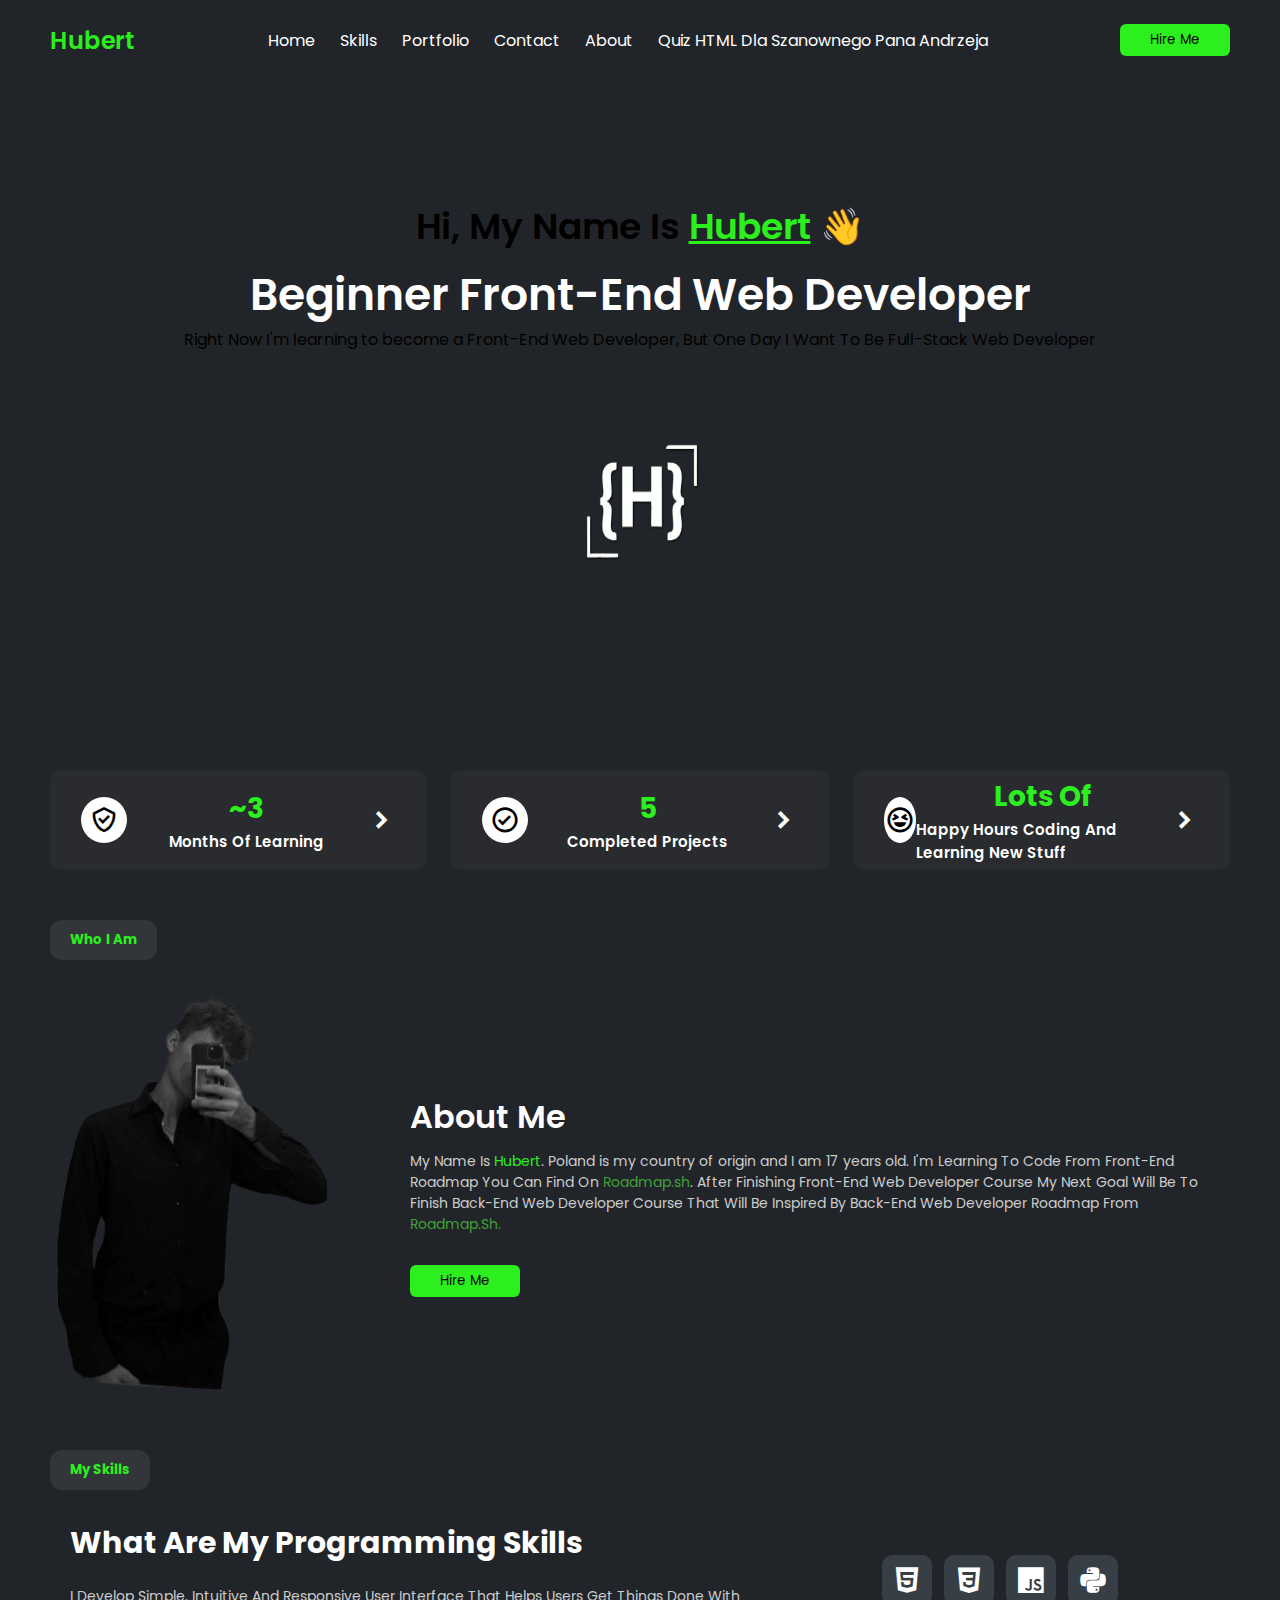
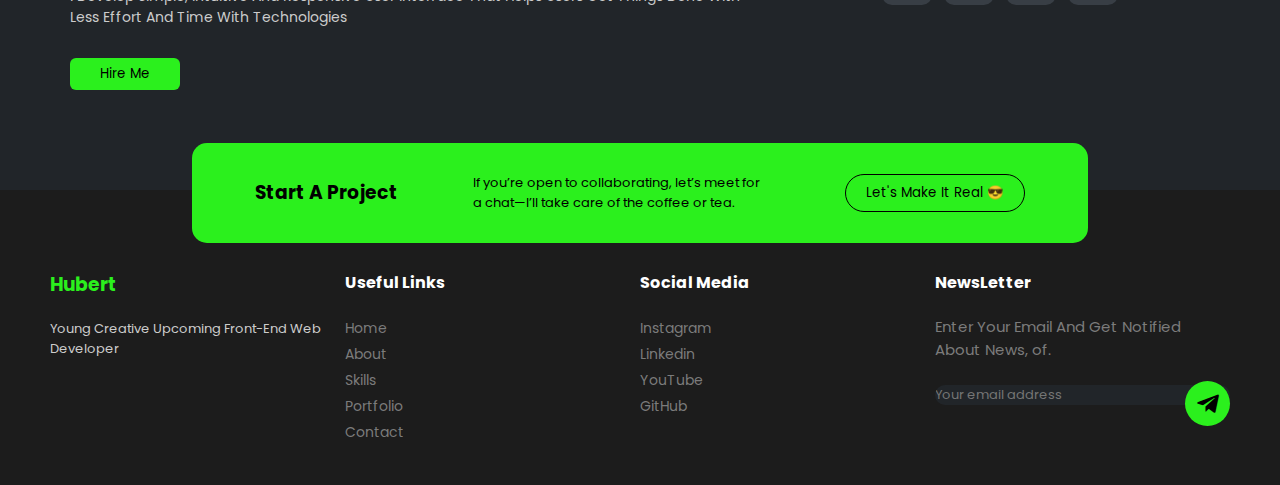
<file: index.html>
<!DOCTYPE html>
<html lang="en">
  <head>
    <meta charset="UTF-8" />
    <meta name="viewport" content="width=device-width, initial-scale=1.0" />
    <link rel="stylesheet" href="styles.css" />
    <link
      href="https://unpkg.com/boxicons@2.1.4/css/boxicons.min.css"
      rel="stylesheet"
    />
    <title>Dev Site</title>
  </head>
  <body>
    <div class="navbar">
      <h2>Hubert</h2>
      <ul>
        <li><a href="#">Home</a></li>
        <li><a href="#">Skills</a></li>
        <li><a href="#">Portfolio</a></li>
        <li><a href="#">Contact</a></li>
        <li><a href="#">About</a></li>
        <li id="quiz">
          <a href="/quiz/index.html" target="_blank"
            >Quiz HTML Dla Szanownego Pana Andrzeja</a
          >
        </li>
      </ul>
      <button class="hire-btn">Hire Me</button>
    </div>

    <div class="main">
      <h4>Hi, My Name Is <span>Hubert</span> 👋</h4>
      <p class="title">Beginner Front-End Web Developer</p>
      <p class="subtitle">
        Right Now I'm learning to become a Front-End Web Developer, But One Day
        I Want To Be Full-Stack Web Developer
      </p>
      <img src="logov2.png" />
    </div>

    <div class="guarantee">
      <div class="item">
        <div class="icon">
          <i class="bx bx-check-shield"></i>
        </div>
        <div class="info">
          <h3>~3</h3>
          <p>Months Of Learning</p>
        </div>
        <i class="bx bxs-chevron-right"></i>
      </div>
      <div class="item">
        <div class="icon">
          <i class="bx bx-check-circle"></i>
        </div>
        <div class="info">
          <h3>5</h3>
          <p>Completed Projects</p>
        </div>
        <i class="bx bxs-chevron-right"></i>
      </div>
      <div class="item">
        <div class="icon">
          <i class="bx bx-laugh"></i>
        </div>
        <div class="info">
          <h3>Lots Of</h3>
          <p>Happy Hours Coding And Learning New Stuff</p>
        </div>
        <i class="bx bxs-chevron-right"></i>
      </div>
    </div>

    <h5 class="separator">Who I Am</h5>

    <div class="about">
      <img src="image.png" />
      <div class="info">
        <h3>About Me</h3>
        <p>
          My Name Is <span>Hubert</span>. Poland is my country of origin and I
          am 17 years old. I'm Learning To Code From Front-End Roadmap You Can
          Find On <a href="https://roadmap.sh/" target="_blank">Roadmap.sh</a>.
          After Finishing Front-End Web Developer Course My Next Goal Will Be To
          Finish Back-End Web Developer Course That Will Be Inspired By Back-End
          Web Developer Roadmap From
          <a href="https://roadmap.sh/" target="_blank">Roadmap.Sh.</a>
        </p>
        <button class="hire-btn">Hire Me</button>
      </div>
    </div>

    <h5 class="separator">My Skills</h5>

    <div class="skills">
      <div class="left">
        <div class="info">
          <h3>What Are My Programming Skills</h3>
          <p>
            I Develop Simple, Intuitive And Responsive User Interface That Helps
            Users Get Things Done With Less Effort And Time With Technologies
          </p>
        </div>
        <button class="hire-btn">Hire Me</button>
      </div>

      <div class="right">
        <div class="item">
          <i class="bx bxl-html5"></i>
        </div>
        <div class="item">
          <i class="bx bxl-css3"></i>
        </div>
        <div class="item">
          <i class="bx bxl-javascript"></i>
        </div>
        <div class="item">
          <i class="bx bxl-python"></i>
        </div>
      </div>
    </div>

    <footer>
      <div class="start">
        <h3>Start A Project</h3>
        <p>
          If you’re open to collaborating, let’s meet for a chat—I’ll take care
          of the coffee or tea.
        </p>
        <button>Let's Make It Real 😎</button>
      </div>

      <div class="cols">
        <div class="about-col">
          <h3>Hubert</h3>
          <p>Young Creative Upcoming Front-End Web Developer</p>
        </div>

        <div class="links-col">
          <h4>Useful Links</h4>
          <a href="#">Home</a>
          <a href="#">About</a>
          <a href="#">Skills</a>
          <a href="#">Portfolio</a>
          <a href="#">Contact</a>
        </div>

        <div class="links-col">
          <h4>Social Media</h4>
          <a href="https://www.instagram.com/hubercikkk7/" target="_blank"
            >Instagram</a
          >
          <a
            href="https://www.linkedin.com/in/hubert-jeziorek-595914340/"
            target="_blank"
            >Linkedin</a
          >
          <a href="#">YouTube</a>
          <a href="#">GitHub</a>
        </div>

        <div class="news-col">
          <h4>NewsLetter</h4>
          <p>Enter Your Email And Get Notified About News, of.</p>

          <form>
            <input type="email" placeholder="Your email address" />
            <button><i class="bx bxl-telegram"></i></button>
          </form>
        </div>
      </div>
    </footer>
  </body>
</html>
</file>
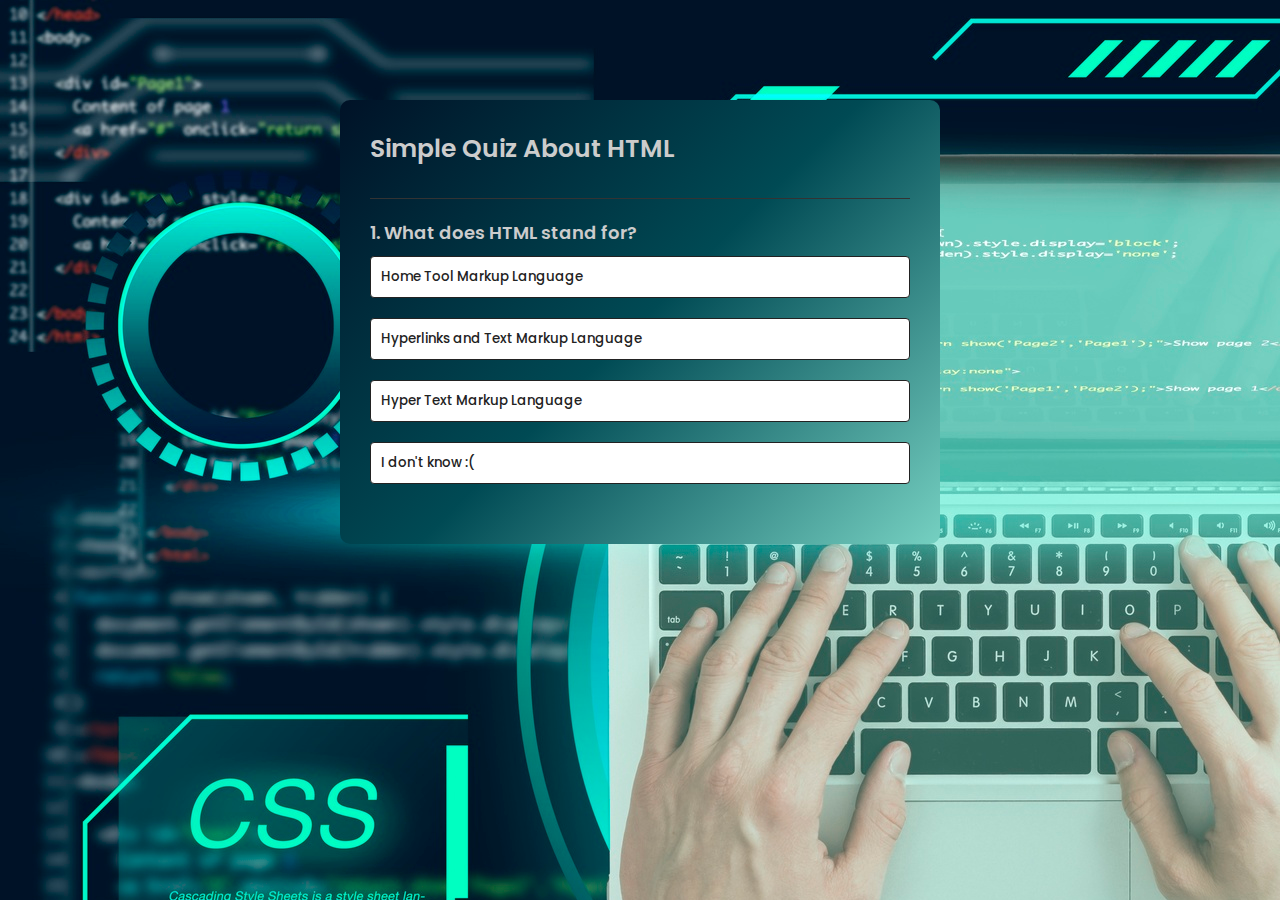
<file: quiz/index.html>
<!DOCTYPE html>
<html lang="en">
  <head>
    <meta charset="UTF-8" />
    <meta name="viewport" content="width=device-width, initial-scale=1.0" />
    <title>Quiz App</title>
    <link rel="stylesheet" href="style.css" />
  </head>
  <body>
    <div class="app">
      <h1>Simple Quiz About HTML</h1>
      <div class="quiz">
        <h2 id="question">Question goes here</h2>
        <div id="answer-buttons">
          <button class="btn">Answer 1</button>
          <button class="btn">Answer 2</button>
          <button class="btn">Answer 3</button>
          <button class="btn">Answer 4</button>
        </div>
        <button id="next-btn">Next</button>
      </div>
    </div>
  </body>
  <script src="app.js"></script>
</html>
</file>
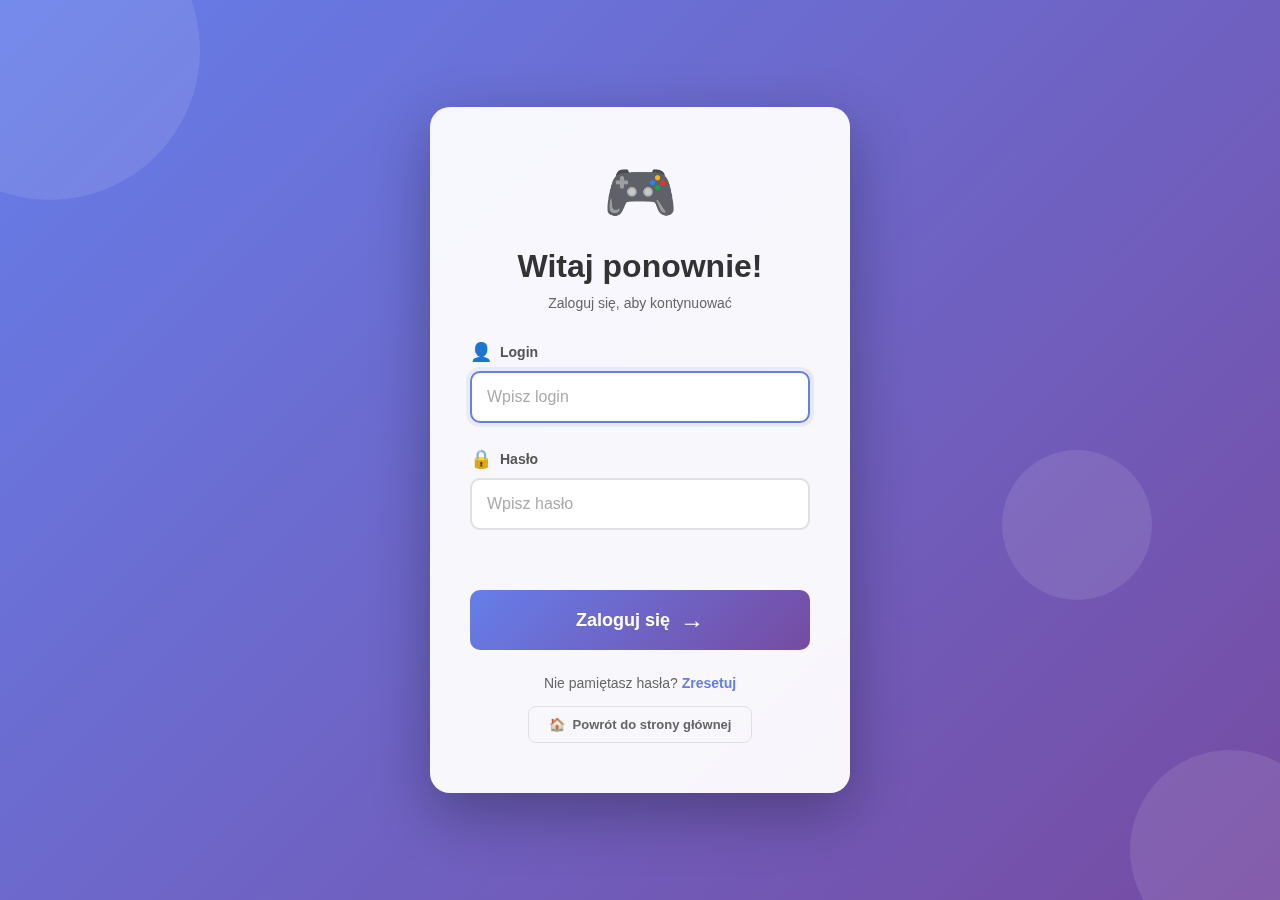
<file: login.html>
<!DOCTYPE html>
<html lang="pl">
  <head>
    <meta charset="UTF-8" />
    <meta name="viewport" content="width=device-width, initial-scale=1.0" />
    <title>Logowanie</title>
    <link rel="stylesheet" href="login.css" />
    <link rel="icon" type="image/x-icon" href="ikona.ico" />
  </head>
  <body>
    <div class="container">
      <div class="login-box">
        <div class="logo">
          <div class="logo-icon">🎮</div>
        </div>
        <h1>Witaj ponownie!</h1>
        <p class="subtitle">Zaloguj się, aby kontynuować</p>

        <form id="loginForm">
          <div class="input-group">
            <label for="username">
              <span class="icon">👤</span>
              Login
            </label>
            <input
              type="text"
              id="username"
              placeholder="Wpisz login"
              required
            />
          </div>

          <div class="input-group">
            <label for="password">
              <span class="icon">🔒</span>
              Hasło
            </label>
            <input
              type="password"
              id="password"
              placeholder="Wpisz hasło"
              required
            />
          </div>

          <p id="error-message" class="error-message"></p>

          <button type="submit" class="login-btn">
            <span>Zaloguj się</span>
            <span class="arrow">→</span>
          </button>
        </form>

        <div class="footer">
          <p>Nie pamiętasz hasła? <a href="#">Zresetuj</a></p>

          <a href="index.html" class="back-home-link">
            <span>🏠</span> Powrót do strony głównej
          </a>
        </div>
      </div>

      <div class="background-shapes">
        <div class="shape shape1"></div>
        <div class="shape shape2"></div>
        <div class="shape shape3"></div>
      </div>
    </div>

    <script src="login.js"></script>
  </body>
</html>
</file>
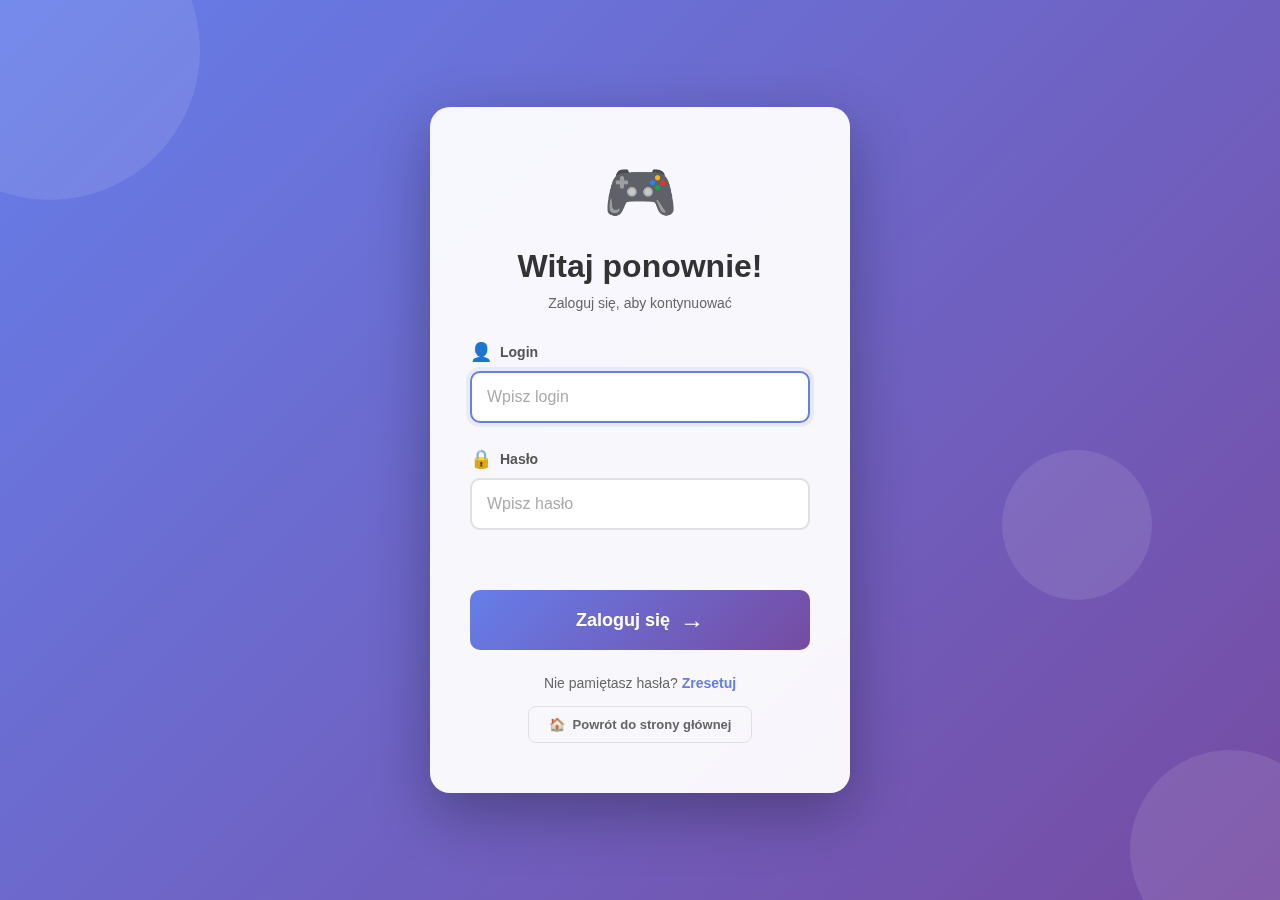
<file: turniej.html>
<!DOCTYPE html>
<html lang="pl">
  <head>
    <meta charset="UTF-8" />
    <meta name="viewport" content="width=device-width, initial-scale=1.0" />
    <title>Panel Turnieju</title>
    <link rel="stylesheet" href="styleturniej.css" />
    <link rel="icon" type="image/x-icon" href="ikona.ico" />
  </head>
  <body>
    <div class="container">
      <div class="content-box">
        <div id="menu-section" class="section active">
          <div class="header">
            <h1>🏆 Plany Treningowe</h1>
            <p class="subtitle">Wybierz odpowiedni plan dla siebie</p>
          </div>

          <div class="buttons-container">
            <button onclick="showPlan('normalny')" class="action-btn">
              <span class="btn-icon">📅</span>
              <div class="btn-content">
                <span class="btn-title">Normalny Plan</span>
                <span class="btn-desc"
                  >Tygodniowy plan (KovaaKs + CS2, max 75 min/dzień)</span
                >
              </div>
              <span class="btn-arrow">→</span>
            </button>

            <button onclick="showPlan('express')" class="action-btn">
              <span class="btn-icon">⚡</span>
              <div class="btn-content">
                <span class="btn-title">Jeżeli Duży Zapierdol</span>
                <span class="btn-desc">Express Routine (30-35 min)</span>
              </div>
              <span class="btn-arrow">→</span>
            </button>

            <button onclick="showPlan('tapering')" class="action-btn">
              <span class="btn-icon">🎯</span>
              <div class="btn-content">
                <span class="btn-title">7 Dni Przed Turniejem</span>
                <span class="btn-desc">Tapering (30-50 min/dzień)</span>
              </div>
              <span class="btn-arrow">→</span>
            </button>
          </div>

          <div class="footer">
            <a
              href="index.html"
              class="logout-btn"
              style="text-decoration: none; margin-right: 10px"
            >
              <span>🏠</span> Powrót do strony głównej
            </a>

            <button class="logout-btn" id="logoutBtn">
              <span>🚪</span> Wyloguj się
            </button>
          </div>
        </div>

        <div id="plan-normalny" class="section">
          <button onclick="showMenu()" class="back-btn">← Wróć do menu</button>
          <div class="header" style="text-align: left">
            <h1>1️⃣ NORMALNY PLAN – TYGODNIOWY</h1>
            <p class="subtitle">
              Codziennie – 5 min: szybka rozgrzewka ręki (nadgarstki, palce,
              lekki ruch myszką)
            </p>
          </div>
          <div class="table-wrapper">
            <table class="styled-table">
              <thead>
                <tr>
                  <th>Dzień</th>
                  <th>KovaaKs</th>
                  <th>CS2</th>
                  <th>Czas</th>
                </tr>
              </thead>
              <tbody>
                <tr>
                  <td>Poniedziałek</td>
                  <td>In-Game Fix 10 + General Week 1 10</td>
                  <td>Aim Botz 10 (tap/burst) + DM HS ONLY 15-20</td>
                  <td>45-50 min</td>
                </tr>
                <tr>
                  <td>Wtorek</td>
                  <td>Micros Week 1 15 + General Week 1 10</td>
                  <td>Recoil Master 10 + DM Classic 30-35</td>
                  <td>65-70 min</td>
                </tr>
                <tr>
                  <td>Środa</td>
                  <td>Micros Week 2 15 + General Week 2 15</td>
                  <td>Yprac Preaim 20 + DM HS ONLY 20-25</td>
                  <td>70-75 min</td>
                </tr>
                <tr>
                  <td>Czwartek</td>
                  <td>Micros Week 3 15 + In-Game Fix 10</td>
                  <td>Aim Botz (moving bots) 10 + DM Classic 30-35</td>
                  <td>65-70 min</td>
                </tr>
                <tr>
                  <td>Piątek</td>
                  <td>General Week 2 20</td>
                  <td>DM HS ONLY 30-35</td>
                  <td>50-55 min</td>
                </tr>
                <tr>
                  <td>Sobota</td>
                  <td>General Week 3 20 + Micros Week 1 10</td>
                  <td>Yprac Preaim 15 + DM HS ONLY 20 + DM Classic 10</td>
                  <td>75 min</td>
                </tr>
                <tr>
                  <td>Niedziela</td>
                  <td>In-Game Fix 10 + Micros Week 3 5-10</td>
                  <td>DM HS ONLY 20-25</td>
                  <td>40-45 min</td>
                </tr>
              </tbody>
            </table>
          </div>
        </div>

        <div id="plan-express" class="section">
          <button onclick="showMenu()" class="back-btn">← Wróć do menu</button>
          <div class="header" style="text-align: left">
            <h1>2️⃣ JEŻELI DUŻY ZAPIERDOL – EXPRESS ROUTINE</h1>
          </div>
          <div class="table-wrapper">
            <table class="styled-table">
              <thead>
                <tr>
                  <th>Kategoria</th>
                  <th>Ćwiczenia</th>
                  <th>Czas</th>
                </tr>
              </thead>
              <tbody>
                <tr>
                  <td><strong>KovaaKs</strong></td>
                  <td>
                    • In-Game Fix (5 min)<br />• Micros Week 2 lub 3 (5-7 min)
                  </td>
                  <td>10-12 min</td>
                </tr>
                <tr>
                  <td><strong>CS2</strong></td>
                  <td>
                    • Aim Botz (tap/burst, stop-shot) (8 min)<br />• DM HS ONLY
                    (10-12 min)
                  </td>
                  <td>18-20 min</td>
                </tr>
                <tr>
                  <td><strong>Opcjonalnie</strong></td>
                  <td>• Recoil Master – jedno przejście AK lub M4</td>
                  <td>5 min</td>
                </tr>
              </tbody>
            </table>
          </div>
          <div class="important-note" style="margin-top: 20px">
            Używaj przed Faceitem lub turniejem, gdy nie masz czasu na pełny
            plan. Focus: first bullet, pre-aim, entry fights.
          </div>
        </div>

        <div id="plan-tapering" class="section">
          <button onclick="showMenu()" class="back-btn">← Wróć do menu</button>
          <div class="header" style="text-align: left">
            <h1>3️⃣ 7 DNI PRZED TURNIEJEM – TAPERING</h1>
          </div>
          <div class="table-wrapper">
            <table class="styled-table">
              <thead>
                <tr>
                  <th>Dzień</th>
                  <th>Plan</th>
                  <th>Czas</th>
                </tr>
              </thead>
              <tbody>
                <tr>
                  <td>-7</td>
                  <td>
                    KovaaKs In-Game Fix 10 + General Week 3 10, Aim Botz 10, DM
                    HS ONLY 20
                  </td>
                  <td>50 min</td>
                </tr>
                <tr>
                  <td>-6</td>
                  <td>
                    KovaaKs Micros Week 3 10, DM Classic 25, Aim Botz moving
                    bots 15
                  </td>
                  <td>50 min</td>
                </tr>
                <tr>
                  <td>-5</td>
                  <td>KovaaKs In-Game Fix 5, Yprac Preaim 20, DM HS ONLY 20</td>
                  <td>45 min</td>
                </tr>
                <tr>
                  <td>-4</td>
                  <td>KovaaKs General Week 3 10, DM HS ONLY 30-35</td>
                  <td>40-45 min</td>
                </tr>
                <tr>
                  <td>-3</td>
                  <td>Aim Botz 10, DM HS ONLY 20, Recoil Master 10</td>
                  <td>40 min</td>
                </tr>
                <tr>
                  <td>-2</td>
                  <td>DM HS ONLY 20, Yprac Preaim 15</td>
                  <td>35 min</td>
                </tr>
                <tr>
                  <td>-1 (dzień turnieju)</td>
                  <td>Rozgrzewka ręki 5, Aim Botz 5-10, DM HS ONLY 15-20</td>
                  <td>30 min</td>
                </tr>
              </tbody>
            </table>
          </div>
        </div>
      </div>

      <div class="background-shapes">
        <div class="shape shape1"></div>
        <div class="shape shape2"></div>
        <div class="shape shape3"></div>
      </div>
    </div>

    <script src="turniej.js"></script>
  </body>
</html>
</file>
<file: styles.css>
@import url("https://fonts.googleapis.com/css2?family=Poppins:wght@300;400;500;600;700&display=swap");

/* Define color variables */
:root {
  --color-background: #212529;
  --color-primary: #2bf01d;
  --color-secondary: #41a03a;
  --color-text-white: #fff;
  --color-text-light: #ccc;
  --color-text-dark: #292b2e;
  --color-border: transparent;
  --color-border-hover: #32692e;
  --color-icon-background: #fff;
  --color-icon-hover: #32692e;
  --color-footer-background: #1c1c1c;
  --color-footer-text: #7b7b7b;
}

* {
  margin: 0;
  padding: 0;
  box-sizing: border-box;
  font-family: "Poppins", sans-serif;
}

body {
  height: 100vh;
  background: var(--color-background);
}

.navbar {
  display: flex;
  align-items: center;
  justify-content: space-between;
  height: 80px;
  padding: 0 50px;
}

.navbar h2 {
  color: var(--color-primary);
  font-weight: 600;
}

.navbar ul {
  display: flex;
}

.navbar ul li {
  list-style: none;
}

.navbar ul li a {
  text-decoration: none;
  color: var(--color-text-white);
  font-size: 16px;
  margin-right: 25px;
  transition: color 0.3s ease;
}

.navbar ul li:hover a {
  color: var(--color-primary);
}

.navbar ul li:last-child a {
  margin: 0;
}

.hire-btn {
  background: var(--color-primary);
  padding: 6px 30px;
  border: none;
  cursor: pointer;
  border-radius: 6px;
  transition: background-color 0.3s ease;
}

.hire-btn:hover {
  background: var(--color-secondary);
}

.main h4 {
  font-size: 36px;
  font-weight: 600;
}

.main h4 span {
  color: var(--color-primary);
  text-decoration: underline;
}

.main p.title {
  font-size: 44px;
  font-weight: 600;
  color: var(--color-text-white);
  margin-top: 8px;
}

main p.subtitle {
  font-size: 16px;
  color: var(--color-text-light);
  margin-top: 20px;
}

.main {
  height: 640px;
  display: flex;
  flex-direction: column;
  align-items: center;
  justify-content: center;
}

.main img {
  width: 200px;
  height: 200px;
  margin-top: 50px;
}

.guarantee {
  margin-top: 50px;
  padding: 0 50px;
  display: flex;
  flex-wrap: nowrap;
  gap: 24px;
}

.guarantee .item {
  background: var(--color-text-dark);
  display: flex;
  justify-content: space-between;
  align-items: center;
  height: 100px;
  width: 100%;
  border-radius: 10px;
  padding: 0 30px;
  border: 1px solid var(--color-border);
  cursor: pointer;
  transition: all 0.3s ease;
}

.guarantee .item:hover {
  border-color: var(--color-border-hover);
}

.guarantee .item .icon {
  width: 46px;
  height: 46px;
  background: var(--color-icon-background);
  border-radius: 50%;
  display: flex;
  align-items: center;
  justify-content: center;
}

.guarantee .item:hover .icon {
  background-color: var(--color-icon-hover);
}

.guarantee .item .icon i {
  font-size: 30px;
}

.guarantee .item .info {
  display: flex;
  flex-direction: column;
  align-items: center;
}

.guarantee .item .info h3 {
  color: var(--color-primary);
  font-size: 28px;
}

.guarantee .item .info p {
  color: var(--color-text-white);
  font-size: 15px;
  font-weight: 600;
}

.guarantee .item > i {
  color: var(--color-text-white);
  font-size: 30px;
  transition: color 0 3s ease;
}

.guarantee .item:hover > i {
  color: var(--color-primary);
}

.separator {
  margin: 50px 50px 30px;
  padding: 10px 20px;
  background: rgba(255, 255, 255, 0.08);
  display: inline-block;
  color: var(--color-primary);
  border-radius: 12px;
}

.about {
  display: flex;
  justify-content: space-between;
  align-items: center;
  gap: 80px;
  padding: 0 50px;
}

.about img {
  width: 280px;
}

.about .info h3 {
  color: var(--color-text-white);
  font-size: 32px;
  font-weight: 600;
  margin-bottom: 10px;
}

.about .info p {
  color: var(--color-text-light);
  font-size: 14px;
}

.about .info p span {
  color: var(--color-primary);
}

.about .info p a {
  text-decoration: none;
  color: var(--color-secondary);
}

.about .info button {
  margin-top: 30px;
}

.skills {
  display: flex;
  justify-content: space-around;
  padding: 0 50px;
}

.skills .left {
  width: 680px;
}

.skills .left .info h3 {
  color: var(--color-text-white);
  font-size: 30px;
  margin-bottom: 20px;
}

.skills .left .info p {
  color: var(--color-text-light);
  font-size: 14px;
}

.skills .left button {
  margin-top: 30px;
}

.skills .right {
  width: 420px;
  height: 120px;
  display: flex;
  align-items: center;
  justify-content: center;
  flex-wrap: wrap;
  gap: 12px;
}

.skills .right .item {
  display: flex;
  align-items: center;
  justify-content: center;
  background: #383e45;
  width: 50px;
  height: 50px;
  border-radius: 10px;
}

.skills .right .item i {
  font-size: 34px;
  color: var(--color-text-white);
}

footer {
  position: relative;
  background: var(--color-footer-background);
  padding: 80px 50px 40px;
  margin-top: 100px;
}

footer .start {
  display: flex;
  align-items: center;
  justify-content: space-around;
  position: absolute;
  background-color: var(--color-primary);
  padding: 30px 25px;
  border-radius: 15px;
  width: 70%;
  top: -16%;
  left: 15%;
}

footer .start p {
  font-size: 13px;
  width: 35%;
}

footer .start button {
  background: transparent;
  border: 1px solid #000;
  cursor: pointer;
  padding: 8px 20px;
  border-radius: 100px;
  transition: all 0.3s ease;
}

footer .start button:hover {
  background-color: #fff;
  border-color: #fff;
}

footer .cols {
  display: flex;
  align-items: start;
}

footer .cols .about-col {
  flex: 3;
}

footer .cols .about-col h3 {
  color: var(--color-primary);
  margin-bottom: 20px;
}

footer .cols .about-col p {
  color: var(--color-text-light);
  font-size: 13px;
}

footer .cols .links-col {
  flex: 3;
}

footer .cols .links-col h4,
footer .cols .news-col h4 {
  color: var(--color-text-white);
  margin-bottom: 20px;
}

footer .cols .links-col a {
  display: block;
  text-decoration: none;
  color: var(--color-footer-text);
  font-size: 14px;
  line-height: 26px;
  transition: color 0.3s ease;
}

footer .cols .links-col a:hover {
  color: var(--color-primary);
}

footer .cols .news-col {
  flex: 3;
}

footer .cols .news-col p {
  color: var(--color-footer-text);
  font-size: 15px;
}

footer .cols .news-col form {
  width: 100%;
  margin-top: 20px;
  position: relative;
}

footer .cols .news-col form input {
  width: 100%;
  background: var(--color-background);
  border: none;
  padding: 13 px;
  border-radius: 100px;
  font-weight: 400;
  font-size: 13px;
}

footer .cols .news-col form button {
  display: flex;
  align-items: center;
  justify-content: center;
  width: 45px;
  height: 45px;
  background: var(--color-primary);
  border: none;
  border-radius: 50%;
  position: absolute;
  top: 0;
  right: 0;
  cursor: pointer;
  transition: background-color 0.3s ease;
}

footer .cols .news-col form button:hover {
  background-color: var(--color-secondary);
}

footer .cols .news-col form button i {
  font-size: 26px;
}

@media screen and (max-width: 1100px) {
  .guarantee {
    flex-wrap: wrap;
    gap: 10px;
  }

  .guarantee .item {
    flex-basis: 49%;
  }

  .skills {
    justify-content: space-between;
    gap: 20px;
  }

  .skills .left {
    width: 500px;
  }

  .skills .left .info h3 {
    font-size: 22px;
  }

  .skills .left .info p {
    font-size: 12px;
  }

  footer {
    margin-top: 150px;
  }

  footer .start {
    width: 90%;
    left: 5%;
    top: -20%;
  }

  footer .cols {
    flex-wrap: wrap;
  }

  footer .cols .about-col {
    flex-basis: 50%;
  }

  footer .cols .links-col {
    flex-basis: 50%;
  }

  footer .cols .news-col {
    flex-basis: 50%;
  }
}

@media screen and (max-width: 700px) {
  .navbar button {
    display: none;
  }

  .main h4 {
    font-size: 24px;
  }

  .main p.title {
    font-size: 36px;
  }

  .main p.subtitle {
    font-size: 14px;
  }

  .guarantee .item {
    flex-basis: 100%;
  }

  .about {
    flex-wrap: wrap;
    justify-content: center;
  }
}

@media screen and (max-width: 650px) {
  .navbar {
    justify-content: center;
  }

  .navbar h2 {
    display: none;
  }

  .navbar ul li a {
    font-size: 14px;
  }

  .main {
    margin-top: 50px;
    height: 320px;
    justify-content: start;
  }

  .main h4 {
    font-size: 20px;
  }

  .main p.title {
    font-size: 28px;
  }

  .main p.subtitle {
    font-size: 12px;
  }

  .main img {
    margin-top: 40px;
    width: 150px;
    height: 150px;
  }

  .skills {
    flex-wrap: wrap;
    justify-content: center;
  }

  .skills .right {
    justify-content: space-between;
  }

  .skills .left .info h3 {
    font-size: 20px;
  }

  footer .start {
    top: -10%;
  }

  footer .start p {
    display: none;
  }

  footer .cols .about-col {
    flex-basis: 100%;
    margin-bottom: 40px;
  }

  footer .cols .links-col {
    flex-basis: 100%;
    margin-bottom: 20px;
  }

  footer .cols .news-col {
    flex-basis: 100%;
  }
}

@media screen and (max-width: 480px) {
  .main p.title {
    font-size: 18px;
  }

  .main p.subtitle {
    font-size: 10px;
  }

  .guarantee .info .item h3 {
    font-size: 20px;
  }

  .guarantee .item .info p {
    font-size: 12px;
  }
}

@media screen and (max-width: 400px) {
  .navbar {
    display: flex;
    flex-direction: row;
    justify-content: space-between;
    align-items: center;
    padding: 10px 20px;
  }

  .navbar h2 {
    margin: 0;
  }

  .navbar ul {
    display: flex;
    flex-direction: row;
    padding: 0;
    margin: 0;
    list-style: none;
  }

  .navbar ul li {
    margin: 0 10px;
  }

  .navbar ul li a {
    text-decoration: none;
    color: var(--color-text-white);
    font-size: 14px;
  }

  .main {
    height: auto;
    padding: 20px;
    text-align: center;
  }

  .main h4 {
    font-size: 22px;
  }

  .main p.title {
    font-size: 28px;
  }

  .main p.subtitle {
    font-size: 12px;
  }

  .main img {
    width: 120px;
    height: 120px;
    margin-top: 20px;
  }

  .guarantee {
    flex-direction: column;
    padding: 0 20px;
  }

  .guarantee .item {
    width: 100%;
    margin-bottom: 10px;
  }

  .about {
    flex-direction: column;
    align-items: center;
    padding: 0 20px;
  }

  .about img {
    width: 200px;
    margin-bottom: 20px;
  }

  .skills {
    display: flex;
    flex-direction: row;
    justify-content: space-between;
    align-items: center;
    padding: 20px;
  }

  .skills .left {
    flex: 1;
  }

  .skills .right {
    display: flex;
    flex-wrap: wrap;
    justify-content: flex-start;
  }

  .skills .right .item {
    margin: 5px;
    padding: 10px;
    background-color: #f0f0f0;
    border-radius: 5px;
  }

  footer {
    padding: 40px 20px;
  }

  footer .start {
    width: 100%;
    top: -10%;
    padding: 20px;
    text-align: center;
  }

  footer .start p {
    display: block;
    font-size: 12px;
  }

  footer .cols {
    display: flex;
    justify-content: space-between;
    align-items: flex-start;
    flex-wrap: wrap;
  }

  footer .cols .links-col {
    flex: 1;
    margin: 0 20px;
  }

  footer .cols .links-col h4 {
    color: var(--color-text-white);
    margin-bottom: 10px;
  }

  footer .cols .links {
    display: flex;
    flex-direction: column;
  }

  footer .cols .links a {
    display: block;
    text-decoration: none;
    color: var(--color-footer-text);
    font-size: 14px;
    line-height: 26px;
    transition: color 0.3s ease;
  }

  footer .cols .links a:hover {
    color: var(--color-primary);
  }

  footer .cols .about-col,
  footer .cols .news-col {
    flex-basis: 100%;
    margin-bottom: 20px;
    text-align: center;
  }

  footer .cols .news-col form input {
    font-size: 12px;
    color: var(--color-text-white);
  }

  footer .cols .news-col form button {
    width: 40px;
    height: 40px;
  }

  footer .cols .news-col form button i {
    font-size: 20px;
    color: var(--color-text-white);
  }

  footer .socials {
    display: flex;
    justify-content: center;
    margin-top: 20px;
  }

  footer .socials a {
    margin: 0 10px;
    color: var(--color-footer-text);
    font-size: 20px;
    transition: color 0.3s ease;
  }

  footer .socials a:hover {
    color: var(-- color-primary);
  }
}
</file>
<file: quiz/style.css>
@import url("https://fonts.googleapis.com/css2?family=Poppins:wght@300;400;500;600;700&display=swap");

* {
  margin: 0;
  padding: 0;
  font-family: "Poppins", sans-serif;
  box-sizing: border-box;
}

body {
  background: url("background.jpg");
}

.app {
  background: linear-gradient(135deg, #001227, #004a54, #75d0c1);
  width: 90%;
  max-width: 600px;
  margin: 100px auto 0;
  border-radius: 10px;
  padding: 30px;
}

.app h1 {
  font-size: 25px;
  color: #ccc;
  font-weight: 600;
  border-bottom: 1px solid #333;
  padding-bottom: 30px;
}

.quiz {
  padding: 20px 0;
}

.quiz h2 {
  font-size: 18px;
  color: #ccc;
  font-weight: 600;
}

.btn {
  background: #fff;
  color: #222;
  font-weight: 500;
  width: 100%;
  border: 1px solid #222;
  padding: 10px;
  margin: 10px 0;
  text-align: left;
  border-radius: 4px;
  cursor: pointer;
  transition: all 0.7s ease;
}

.btn:hover:not([disabled]) {
  background: #222;
  color: #fff;
}

.btn:disabled {
  cursor: no-drop;
}

#next-btn {
  background: #001e4d;
  color: #fff;
  font-weight: 500;
  width: 150px;
  border: 0;
  padding: 10px;
  margin: 20px auto 0;
  border-radius: 4px;
  cursor: pointer;
  display: none;
}

.correct {
  background: #9aeabc;
}

.incorrect {
  background: #ff9393;
}
</file>
<file: login.css>
* {
  margin: 0;
  padding: 0;
  box-sizing: border-box;
}

body {
  font-family: "Segoe UI", Tahoma, Geneva, Verdana, sans-serif;
  background: linear-gradient(135deg, #667eea 0%, #764ba2 100%);
  min-height: 100vh;
  display: flex;
  align-items: center;
  justify-content: center;
  overflow: hidden;
}

.container {
  position: relative;
  width: 100%;
  display: flex;
  justify-content: center;
  align-items: center;
  padding: 20px;
}

.login-box {
  background: rgba(255, 255, 255, 0.95);
  backdrop-filter: blur(10px);
  padding: 50px 40px;
  border-radius: 20px;
  box-shadow: 0 20px 60px rgba(0, 0, 0, 0.3);
  width: 100%;
  max-width: 420px;
  position: relative;
  z-index: 10;
  animation: slideUp 0.6s ease-out;
}

@keyframes slideUp {
  from {
    opacity: 0;
    transform: translateY(30px);
  }
  to {
    opacity: 1;
    transform: translateY(0);
  }
}

.logo {
  text-align: center;
  margin-bottom: 20px;
}

.logo-icon {
  font-size: 60px;
  animation: bounce 2s infinite;
}

@keyframes bounce {
  0%,
  100% {
    transform: translateY(0);
  }
  50% {
    transform: translateY(-10px);
  }
}

h1 {
  text-align: center;
  color: #333;
  font-size: 32px;
  margin-bottom: 10px;
}

.subtitle {
  text-align: center;
  color: #666;
  margin-bottom: 30px;
  font-size: 14px;
}

.input-group {
  margin-bottom: 25px;
}

.input-group label {
  display: flex;
  align-items: center;
  gap: 8px;
  color: #555;
  font-weight: 600;
  margin-bottom: 8px;
  font-size: 14px;
}

.icon {
  font-size: 18px;
}

input {
  width: 100%;
  padding: 15px;
  border: 2px solid #e0e0e0;
  border-radius: 10px;
  font-size: 16px;
  transition: all 0.3s ease;
  background: white;
}

input:focus {
  outline: none;
  border-color: #667eea;
  box-shadow: 0 0 0 4px rgba(102, 126, 234, 0.1);
}

input::placeholder {
  color: #aaa;
}

.error-message {
  color: #e74c3c;
  font-size: 14px;
  margin-bottom: 15px;
  text-align: center;
  min-height: 20px;
  font-weight: 500;
}

.login-btn {
  width: 100%;
  padding: 16px;
  background: linear-gradient(135deg, #667eea 0%, #764ba2 100%);
  color: white;
  border: none;
  border-radius: 10px;
  font-size: 18px;
  font-weight: 600;
  cursor: pointer;
  transition: all 0.3s ease;
  display: flex;
  align-items: center;
  justify-content: center;
  gap: 10px;
  position: relative;
  overflow: hidden;
}

.login-btn:hover {
  transform: translateY(-2px);
  box-shadow: 0 10px 25px rgba(102, 126, 234, 0.4);
}

.login-btn:active {
  transform: translateY(0);
}

.arrow {
  font-size: 24px;
  transition: transform 0.3s ease;
}

.login-btn:hover .arrow {
  transform: translateX(5px);
}

.footer {
  margin-top: 25px;
  text-align: center;
}

.footer p {
  color: #666;
  font-size: 14px;
}

.footer a {
  color: #667eea;
  text-decoration: none;
  font-weight: 600;
  transition: color 0.3s ease;
}

.footer a:hover {
  color: #764ba2;
  text-decoration: underline;
}

/* Animowane kształty w tle */
.background-shapes {
  position: fixed;
  top: 0;
  left: 0;
  width: 100%;
  height: 100%;
  z-index: 1;
  pointer-events: none;
}

.shape {
  position: absolute;
  border-radius: 50%;
  opacity: 0.1;
  animation: float 20s infinite ease-in-out;
}

.shape1 {
  width: 300px;
  height: 300px;
  background: white;
  top: -100px;
  left: -100px;
  animation-delay: 0s;
}

.shape2 {
  width: 200px;
  height: 200px;
  background: white;
  bottom: -50px;
  right: -50px;
  animation-delay: 7s;
}

.shape3 {
  width: 150px;
  height: 150px;
  background: white;
  top: 50%;
  right: 10%;
  animation-delay: 3s;
}

@keyframes float {
  0%,
  100% {
    transform: translate(0, 0) scale(1);
  }
  33% {
    transform: translate(30px, -30px) scale(1.1);
  }
  66% {
    transform: translate(-20px, 20px) scale(0.9);
  }
}

/* Responsywność */
@media (max-width: 480px) {
  .login-box {
    padding: 40px 25px;
  }

  h1 {
    font-size: 26px;
  }
}

.back-home-link {
  display: inline-flex;
  align-items: center;
  gap: 8px;
  margin-top: 15px;
  padding: 10px 20px;
  border: 1px solid #e0e0e0;
  border-radius: 8px;
  color: #666 !important;
  font-size: 13px;
  text-decoration: none;
  transition: all 0.3s ease;
}
.back-home-link:hover {
  background: rgba(102, 126, 234, 0.05);
  border-color: #667eea;
  color: #667eea !important;
  text-decoration: none !important;
}
</file>
<file: styleturniej.css>
/* --- PODSTAWOWY RESET I TŁO --- */
* {
  margin: 0;
  padding: 0;
  box-sizing: border-box;
}

body {
  font-family: "Segoe UI", Tahoma, Geneva, Verdana, sans-serif;
  background: linear-gradient(135deg, #667eea 0%, #764ba2 100%);
  min-height: 100vh;
  display: flex;
  align-items: center;
  justify-content: center;
  overflow: hidden;
}

.container {
  position: relative;
  width: 100%;
  display: flex;
  justify-content: center;
  align-items: center;
  padding: 20px;
}

/* --- GŁÓWNY KONTENER (Glassmorphism) --- */
.content-box {
  background: rgba(255, 255, 255, 0.95);
  backdrop-filter: blur(10px);
  padding: 40px;
  border-radius: 20px;
  box-shadow: 0 20px 60px rgba(0, 0, 0, 0.3);
  width: 100%;
  max-width: 900px; /* Zwiększone, aby tabele były czytelne */
  max-height: 90vh;
  position: relative;
  z-index: 10;
  animation: slideUp 0.6s ease-out;
  overflow-y: auto; /* Scroll wewnątrz, jeśli tabela jest długa */
}

@keyframes slideUp {
  from {
    opacity: 0;
    transform: translateY(30px);
  }
  to {
    opacity: 1;
    transform: translateY(0);
  }
}

/* --- SYSTEM PRZEŁĄCZANIA SEKCJI --- */
.section {
  display: none; /* Ukryte domyślnie */
  animation: fadeIn 0.4s ease-out;
}

.section.active {
  display: block; /* Pokazywane przez JS */
}

@keyframes fadeIn {
  from {
    opacity: 0;
    transform: scale(0.98);
  }
  to {
    opacity: 1;
    transform: scale(1);
  }
}

/* --- NAGŁÓWKI I MENU --- */
.header {
  text-align: center;
  margin-bottom: 30px;
}

h1 {
  color: #333;
  font-size: 32px;
  margin-bottom: 10px;
}

.subtitle {
  color: #666;
  font-size: 15px;
}

.buttons-container {
  display: flex;
  flex-direction: column;
  gap: 15px;
  margin-bottom: 30px;
}

/* --- STYLIZACJA PRZYCISKÓW / KAFELKÓW --- */
.action-btn {
  display: flex;
  align-items: center;
  padding: 20px;
  background: white;
  border: 2px solid #e0e0e0;
  border-radius: 12px;
  text-decoration: none;
  cursor: pointer;
  width: 100%;
  transition: all 0.3s ease;
  font-family: inherit;
}

.action-btn:hover {
  border-color: #667eea;
  transform: translateY(-3px);
  box-shadow: 0 10px 20px rgba(102, 126, 234, 0.15);
}

.btn-icon {
  font-size: 28px;
  margin-right: 15px;
  width: 40px;
  text-align: center;
}
.btn-content {
  flex: 1;
  display: flex;
  flex-direction: column;
  text-align: left;
}
.btn-title {
  color: #333;
  font-weight: 700;
  font-size: 18px;
  margin-bottom: 4px;
}
.btn-desc {
  color: #666;
  font-size: 13px;
}
.btn-arrow {
  color: #667eea;
  font-size: 24px;
  font-weight: bold;
  transition: transform 0.3s ease;
}
.action-btn:hover .btn-arrow {
  transform: translateX(5px);
  color: #764ba2;
}

/* --- STYLIZACJA TABEL --- */
.back-btn {
  background: none;
  border: none;
  color: #667eea;
  font-weight: 600;
  cursor: pointer;
  margin-bottom: 20px;
  display: flex;
  align-items: center;
  gap: 5px;
  font-size: 16px;
  transition: opacity 0.3s;
}

.back-btn:hover {
  opacity: 0.7;
}

.table-wrapper {
  overflow-x: auto;
  border-radius: 12px;
  border: 1px solid #eee;
}

.styled-table {
  width: 100%;
  border-collapse: collapse;
  font-size: 14px;
  background: white;
}

.styled-table thead tr {
  background: linear-gradient(135deg, #667eea 0%, #764ba2 100%);
  color: white;
  text-align: left;
}

.styled-table th,
.styled-table td {
  padding: 15px;
  border-bottom: 1px solid #eee;
}

.styled-table tbody tr:hover {
  background-color: rgba(102, 126, 234, 0.05);
}

.important-note {
  background: #fdf2f2;
  border-left: 4px solid #e74c3c;
  padding: 15px;
  margin-bottom: 20px;
  border-radius: 4px;
  font-size: 14px;
  color: #333;
}

/* --- STOPKA I WYLOGOWANIE --- */
.footer {
  margin-top: 10px;
  text-align: center;
  border-top: 1px solid #eee;
  padding-top: 20px;
}

.logout-btn {
  background: transparent;
  border: 1px solid #e0e0e0;
  color: #666;
  padding: 10px 20px;
  border-radius: 8px;
  font-size: 14px;
  cursor: pointer;
  display: inline-flex;
  align-items: center;
  gap: 8px;
  transition: all 0.3s ease;
  font-family: inherit;
}

.logout-btn:hover {
  background: #fff0f0;
  border-color: #ffcccb;
  color: #e74c3c;
}

/* --- ANIMOWANE KSZTAŁTY W TLE --- */
.background-shapes {
  position: fixed;
  top: 0;
  left: 0;
  width: 100%;
  height: 100%;
  z-index: 1;
  pointer-events: none;
}

.shape {
  position: absolute;
  border-radius: 50%;
  opacity: 0.1;
  animation: float 20s infinite ease-in-out;
}

.shape1 {
  width: 300px;
  height: 300px;
  background: white;
  top: -100px;
  left: -100px;
}
.shape2 {
  width: 200px;
  height: 200px;
  background: white;
  bottom: -50px;
  right: -50px;
  animation-delay: 7s;
}
.shape3 {
  width: 150px;
  height: 150px;
  background: white;
  top: 50%;
  right: 10%;
  animation-delay: 3s;
}

@keyframes float {
  0%,
  100% {
    transform: translate(0, 0) scale(1);
  }
  33% {
    transform: translate(30px, -30px) scale(1.1);
  }
  66% {
    transform: translate(-20px, 20px) scale(0.9);
  }
}

/* --- RESPONSYWNOŚĆ --- */
@media (max-width: 600px) {
  .content-box {
    padding: 25px 15px;
  }
  h1 {
    font-size: 24px;
  }
  .styled-table {
    font-size: 12px;
  }
  .btn-title {
    font-size: 16px;
  }
}

.footer {
  display: flex;
  justify-content: center;
  gap: 15px; /* Odstęp między przyciskami */
  flex-wrap: wrap; /* Zawijanie na małych ekranach */
}
</file>
